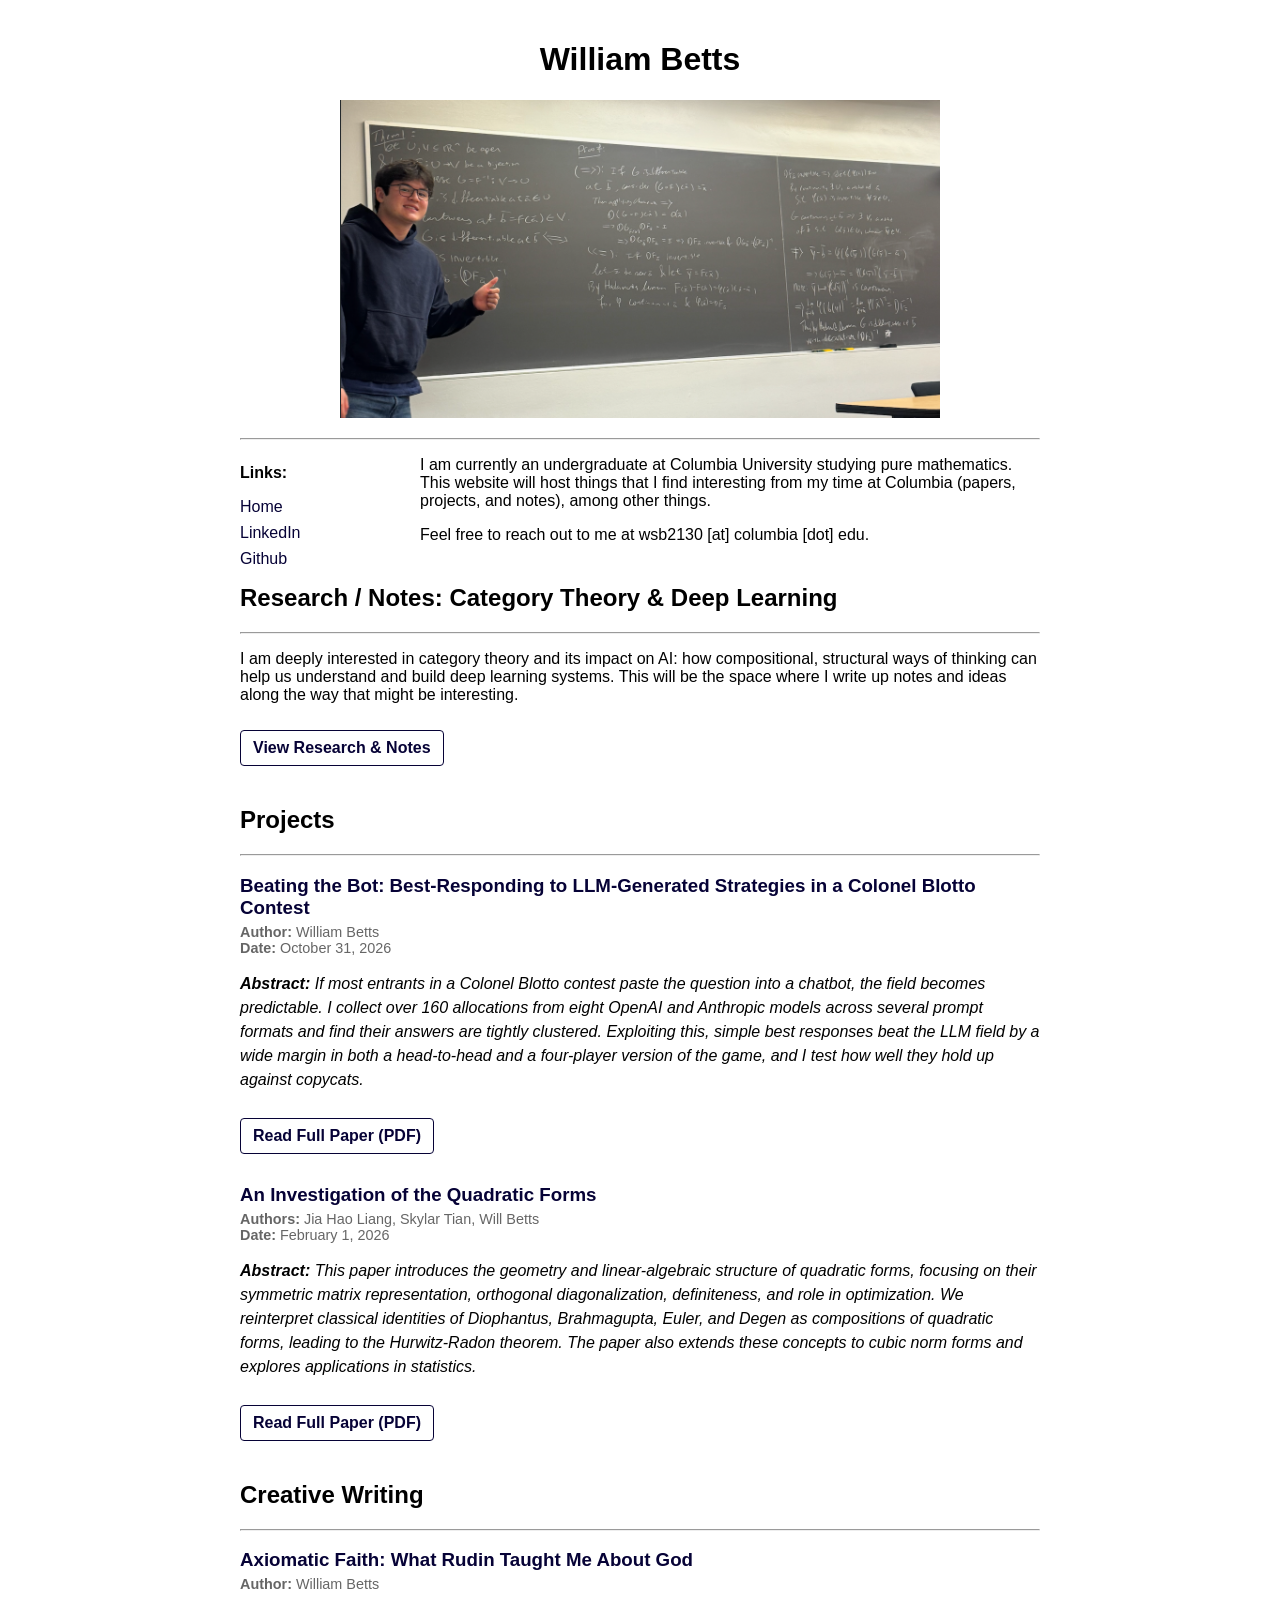
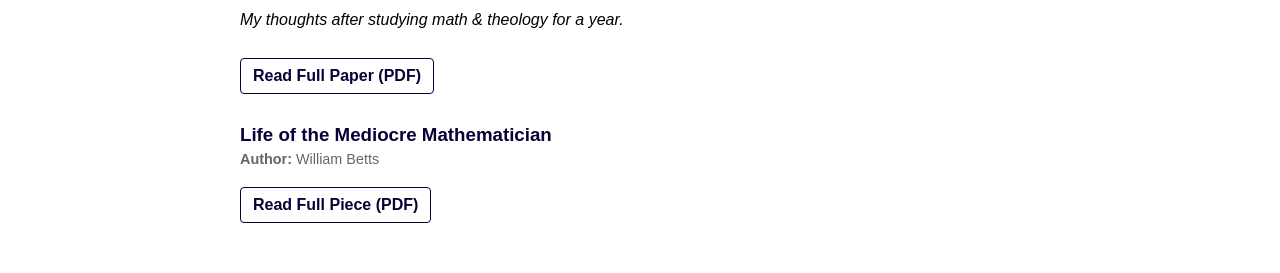
<file: index.html>
<!DOCTYPE html>
<html lang="en">
<head>
  <meta charset="UTF-8">
  <title>William Betts</title>
  <link rel="stylesheet" href="style.css?v=3">
</head>
<body>
  <div class="container">
    <h1>William Betts</h1>

    <img src="introphoto.png" alt="Photo of William Betts" class="profile-photo">

    <hr>

    <div class="links">
      <p><strong>Links:</strong></p>
      <ul>
        <li><a href="index.html">Home</a></li>
        <li><a href="https://www.linkedin.com/in/williamshilunbetts" target="_blank" rel="noopener noreferrer">LinkedIn</a></li>
        <li><a href="https://github.com/WillBetts22" target="_blank" rel="noopener noreferrer">Github</a></li>
      </ul>
    </div>

    <div class="about">
      <p>I am currently an undergraduate at Columbia University studying pure mathematics.
      This website will host things that I find interesting from my time at Columbia (papers, projects, and notes), among other things.</p>
      <p>Feel free to reach out to me at wsb2130 [at] columbia [dot] edu.</p>
    </div>

    <div class="research">
      <h2><a href="category-theory.html">Research / Notes: Category Theory &amp; Deep Learning</a></h2>
      <hr>
      <p>I am deeply interested in category theory and its impact on AI: how compositional, structural
      ways of thinking can help us understand and build deep learning systems. This will be the space
      where I write up notes and ideas along the way that might be interesting.</p>
      <a href="category-theory.html" class="pdf-link">View Research &amp; Notes</a>
    </div>

    <div class="projects">
      <h2>Projects</h2>
      <hr>

      <div class="project-item">
        <h3>Beating the Bot: Best-Responding to LLM-Generated Strategies in a Colonel Blotto Contest</h3>
        <p class="meta">
          <strong>Author:</strong> William Betts <br>
          <strong>Date:</strong> October 31, 2026
        </p>
        <p class="abstract">
          <strong>Abstract:</strong> If most entrants in a Colonel Blotto contest paste the question into a chatbot,
          the field becomes predictable. I collect over 160 allocations from eight OpenAI and Anthropic models across
          several prompt formats and find their answers are tightly clustered. Exploiting this, simple best responses
          beat the LLM field by a wide margin in both a head-to-head and a four-player version of the game, and I
          test how well they hold up against copycats.
        </p>
        <a href="LLM_Blotto_Best_Response.pdf" target="_blank" class="pdf-link">Read Full Paper (PDF)</a>
      </div>

      <div class="project-item">
        <h3>An Investigation of the Quadratic Forms</h3>
        <p class="meta">
          <strong>Authors:</strong> Jia Hao Liang, Skylar Tian, Will Betts <br>
          <strong>Date:</strong> February 1, 2026
        </p>
        <p class="abstract">
          <strong>Abstract:</strong> This paper introduces the geometry and linear-algebraic structure of quadratic forms,
          focusing on their symmetric matrix representation, orthogonal diagonalization, definiteness, and role
          in optimization. We reinterpret classical identities of Diophantus, Brahmagupta, Euler,
          and Degen as compositions of quadratic forms, leading to the Hurwitz-Radon theorem. The paper also extends these concepts to cubic norm forms and explores applications in statistics.
        </p>
        <a href="Honors_Math_Project.pdf" target="_blank" class="pdf-link">Read Full Paper (PDF)</a>
      </div>
    </div>
    <div class="projects">
      <h2>Creative Writing</h2>
      <hr>

      <div class="project-item">
        <h3>Axiomatic Faith: What Rudin Taught Me About God</h3>
        <p class="meta">
          <strong>Author:</strong> William Betts
        </p>
        <p class="abstract">
          My thoughts after studying math &amp; theology for a year.
        </p>
        <a href="Math%20%26%20Theology%20Paper.pdf" target="_blank" class="pdf-link">Read Full Paper (PDF)</a>
      </div>

      <div class="project-item">
        <h3>Life of the Mediocre Mathematician</h3>
        <p class="meta">
          <strong>Author:</strong> William Betts
        </p>
        <a href="Life_of_the_Mediocre_Mathematician.pdf" target="_blank" class="pdf-link">Read Full Piece (PDF)</a>
      </div>
    </div>
  </div>
</body>
</html>
</file>
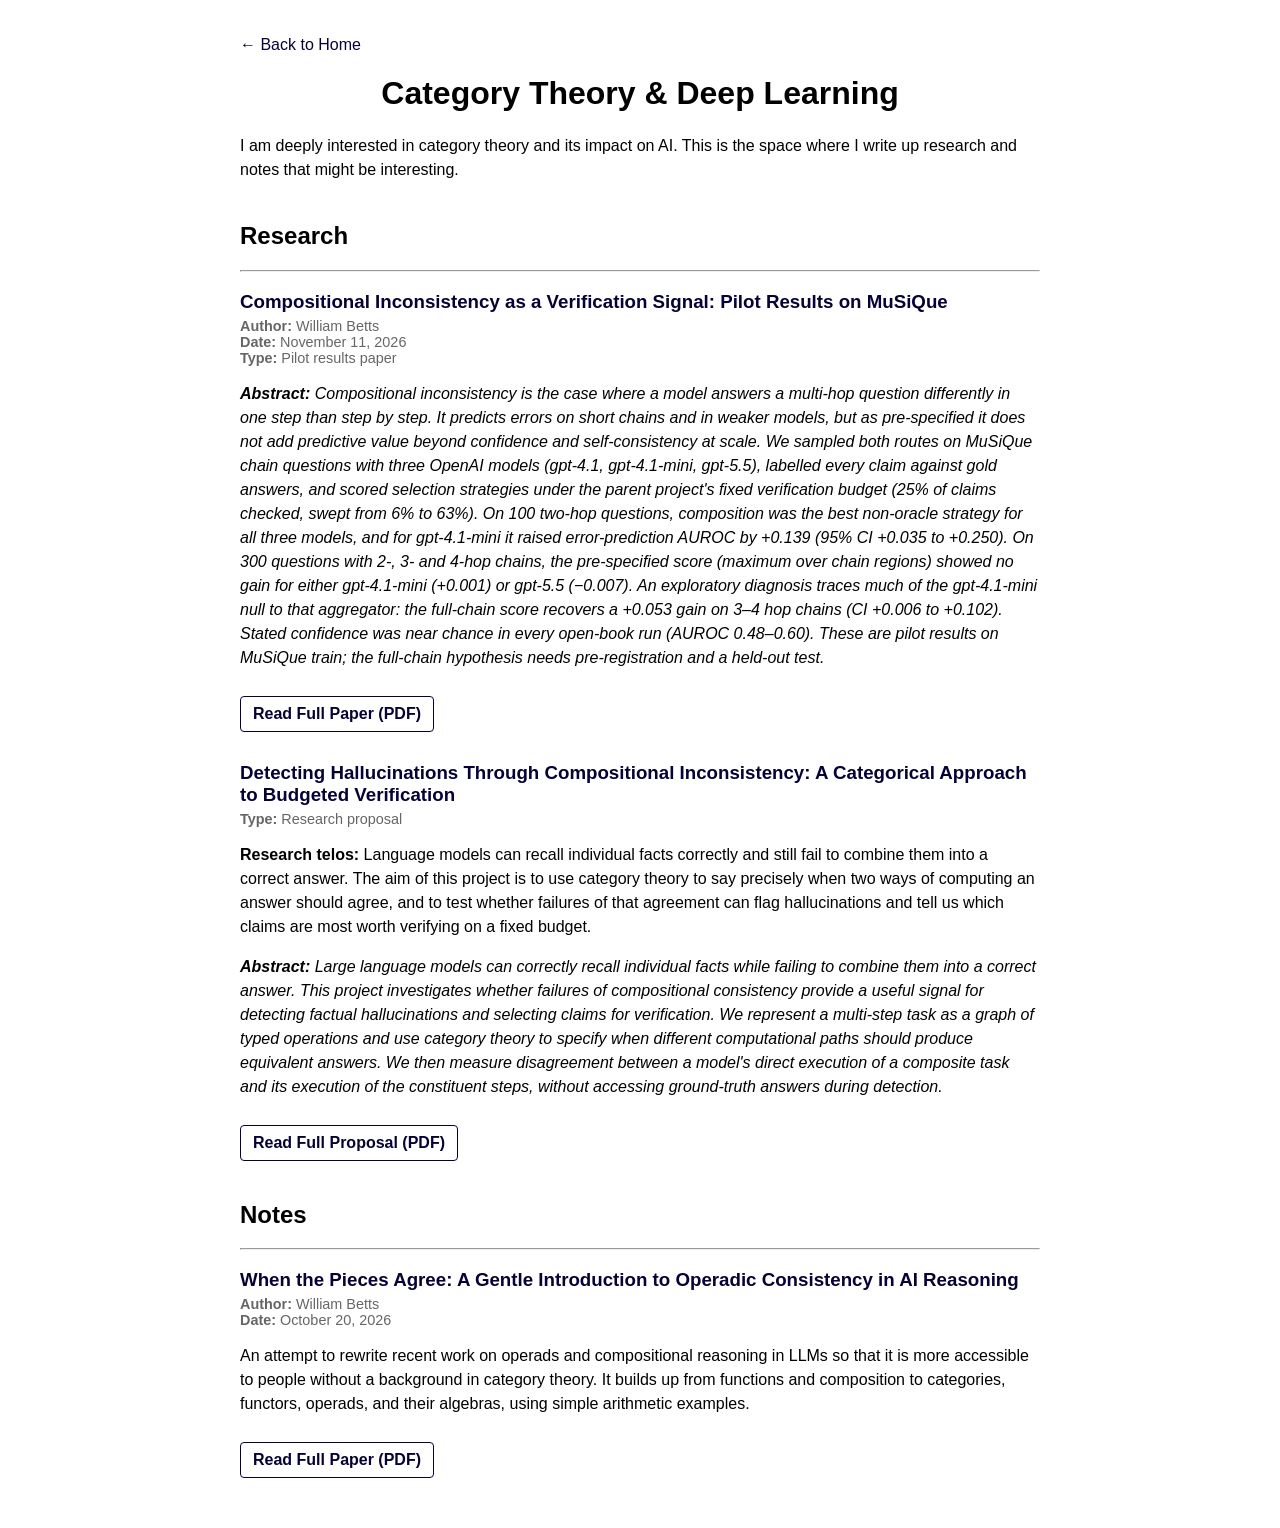
<file: category-theory.html>
<!DOCTYPE html>
<html lang="en">
<head>
  <meta charset="UTF-8">
  <title>Category Theory &amp; Deep Learning | William Betts</title>
  <link rel="stylesheet" href="style.css?v=3">
</head>
<body>
  <div class="container">
    <p><a href="index.html" class="back-link">&larr; Back to Home</a></p>

    <h1>Category Theory &amp; Deep Learning</h1>

    <p class="section-note">I am deeply interested in category theory and its impact on AI. This is the space
    where I write up research and notes that might be interesting.</p>

    <div class="projects">
      <h2>Research</h2>
      <hr>

      <div class="project-item">
        <h3>Compositional Inconsistency as a Verification Signal: Pilot Results on MuSiQue</h3>
        <p class="meta">
          <strong>Author:</strong> William Betts <br>
          <strong>Date:</strong> November 11, 2026 <br>
          <strong>Type:</strong> Pilot results paper
        </p>
        <p class="abstract">
          <strong>Abstract:</strong> Compositional inconsistency is the case where a model answers a multi-hop question
          differently in one step than step by step. It predicts errors on short chains and in weaker models, but as
          pre-specified it does not add predictive value beyond confidence and self-consistency at scale. We sampled both
          routes on MuSiQue chain questions with three OpenAI models (gpt-4.1, gpt-4.1-mini, gpt-5.5), labelled every claim
          against gold answers, and scored selection strategies under the parent project's fixed verification budget (25%
          of claims checked, swept from 6% to 63%). On 100 two-hop questions, composition was the best non-oracle strategy
          for all three models, and for gpt-4.1-mini it raised error-prediction AUROC by +0.139 (95% CI +0.035 to +0.250).
          On 300 questions with 2-, 3- and 4-hop chains, the pre-specified score (maximum over chain regions) showed no gain
          for either gpt-4.1-mini (+0.001) or gpt-5.5 (&minus;0.007). An exploratory diagnosis traces much of the gpt-4.1-mini
          null to that aggregator: the full-chain score recovers a +0.053 gain on 3&ndash;4 hop chains (CI +0.006 to +0.102).
          Stated confidence was near chance in every open-book run (AUROC 0.48&ndash;0.60). These are pilot results on MuSiQue
          train; the full-chain hypothesis needs pre-registration and a held-out test.
        </p>
        <a href="Compositional_Inconsistency_Pilot_Results.pdf" target="_blank" class="pdf-link">Read Full Paper (PDF)</a>
      </div>

      <div class="project-item">
        <h3>Detecting Hallucinations Through Compositional Inconsistency: A Categorical Approach to Budgeted Verification</h3>
        <p class="meta">
          <strong>Type:</strong> Research proposal
        </p>
        <p class="section-note">
          <strong>Research telos:</strong> Language models can recall individual facts correctly and still fail
          to combine them into a correct answer. The aim of this project is to use category theory to say precisely
          when two ways of computing an answer should agree, and to test whether failures of that agreement
          can flag hallucinations and tell us which claims are most worth verifying on a fixed budget.
        </p>
        <p class="abstract">
          <strong>Abstract:</strong> Large language models can correctly recall individual facts while failing to combine them
          into a correct answer. This project investigates whether failures of compositional consistency provide a useful
          signal for detecting factual hallucinations and selecting claims for verification. We represent a multi-step task
          as a graph of typed operations and use category theory to specify when different computational paths should produce
          equivalent answers. We then measure disagreement between a model's direct execution of a composite task and its
          execution of the constituent steps, without accessing ground-truth answers during detection.
        </p>
        <a href="Compositional_Inconsistency_Proposal.pdf" target="_blank" class="pdf-link">Read Full Proposal (PDF)</a>
      </div>
    </div>

    <div class="projects">
      <h2>Notes</h2>
      <hr>

      <div class="project-item">
        <h3>When the Pieces Agree: A Gentle Introduction to Operadic Consistency in AI Reasoning</h3>
        <p class="meta">
          <strong>Author:</strong> William Betts <br>
          <strong>Date:</strong> October 20, 2026
        </p>
        <p class="section-note">
          An attempt to rewrite recent work on operads and compositional reasoning in LLMs so that it is more
          accessible to people without a background in category theory. It builds up from functions and
          composition to categories, functors, operads, and their algebras, using simple arithmetic examples.
        </p>
        <a href="Operadic_Consistency_Introduction.pdf" target="_blank" class="pdf-link">Read Full Paper (PDF)</a>
      </div>
    </div>
  </div>
</body>
</html>
</file>
<file: style.css>
body {
  font-family: Arial, sans-serif;
  background-color: #ffffff;
  color: #000000;
  margin: 0;
  padding: 0;
}

.container {
  max-width: 800px;
  margin: 0 auto;
  padding: 20px;
}

h1 {
  text-align: center;
}

.profile-photo {
  display: block;
  margin: 0 auto 20px;
  width: 100%;
  max-width: 600px;
  height: auto;
}

.links {
  float: left;
  width: 150px;
}

.links ul {
  list-style-type: none;
  padding: 0;
}

.links li {
  margin-bottom: 8px;
}

.links a {
  text-decoration: none;
  color: rgb(6, 2, 54);
}

.about {
  margin-left: 180px;
}

/* Research Section */

.research {
  clear: both;
  margin-top: 40px;
}

.research h2 a {
  color: inherit;
  text-decoration: none;
}

.research h2 a:hover {
  text-decoration: underline;
}

.back-link {
  color: rgb(6, 2, 54);
  text-decoration: none;
}

.section-note {
  line-height: 1.5;
}

/* Projects Section */

.projects {
  clear: both;
  margin-top: 40px;
}

.project-item {
  margin-bottom: 30px;
}

.project-item h3 {
  margin-bottom: 5px;
  color: rgb(6, 2, 54);
}

.project-item .meta {
  font-size: 0.9em;
  color: #666;
  margin-top: 0;
  margin-bottom: 10px;
}

.project-item .abstract {
  font-style: italic;
  line-height: 1.5;
}

.pdf-link {
  display: inline-block;
  margin-top: 10px;
  color: rgb(6, 2, 54);
  font-weight: bold;
  text-decoration: none;
  border: 1px solid rgb(6, 2, 54);
  padding: 8px 12px;
  border-radius: 4px;
  transition: background-color 0.3s, color 0.3s;
}

.pdf-link:hover {
  background-color: rgb(6, 2, 54);
  color: #ffffff;
}
</file>
